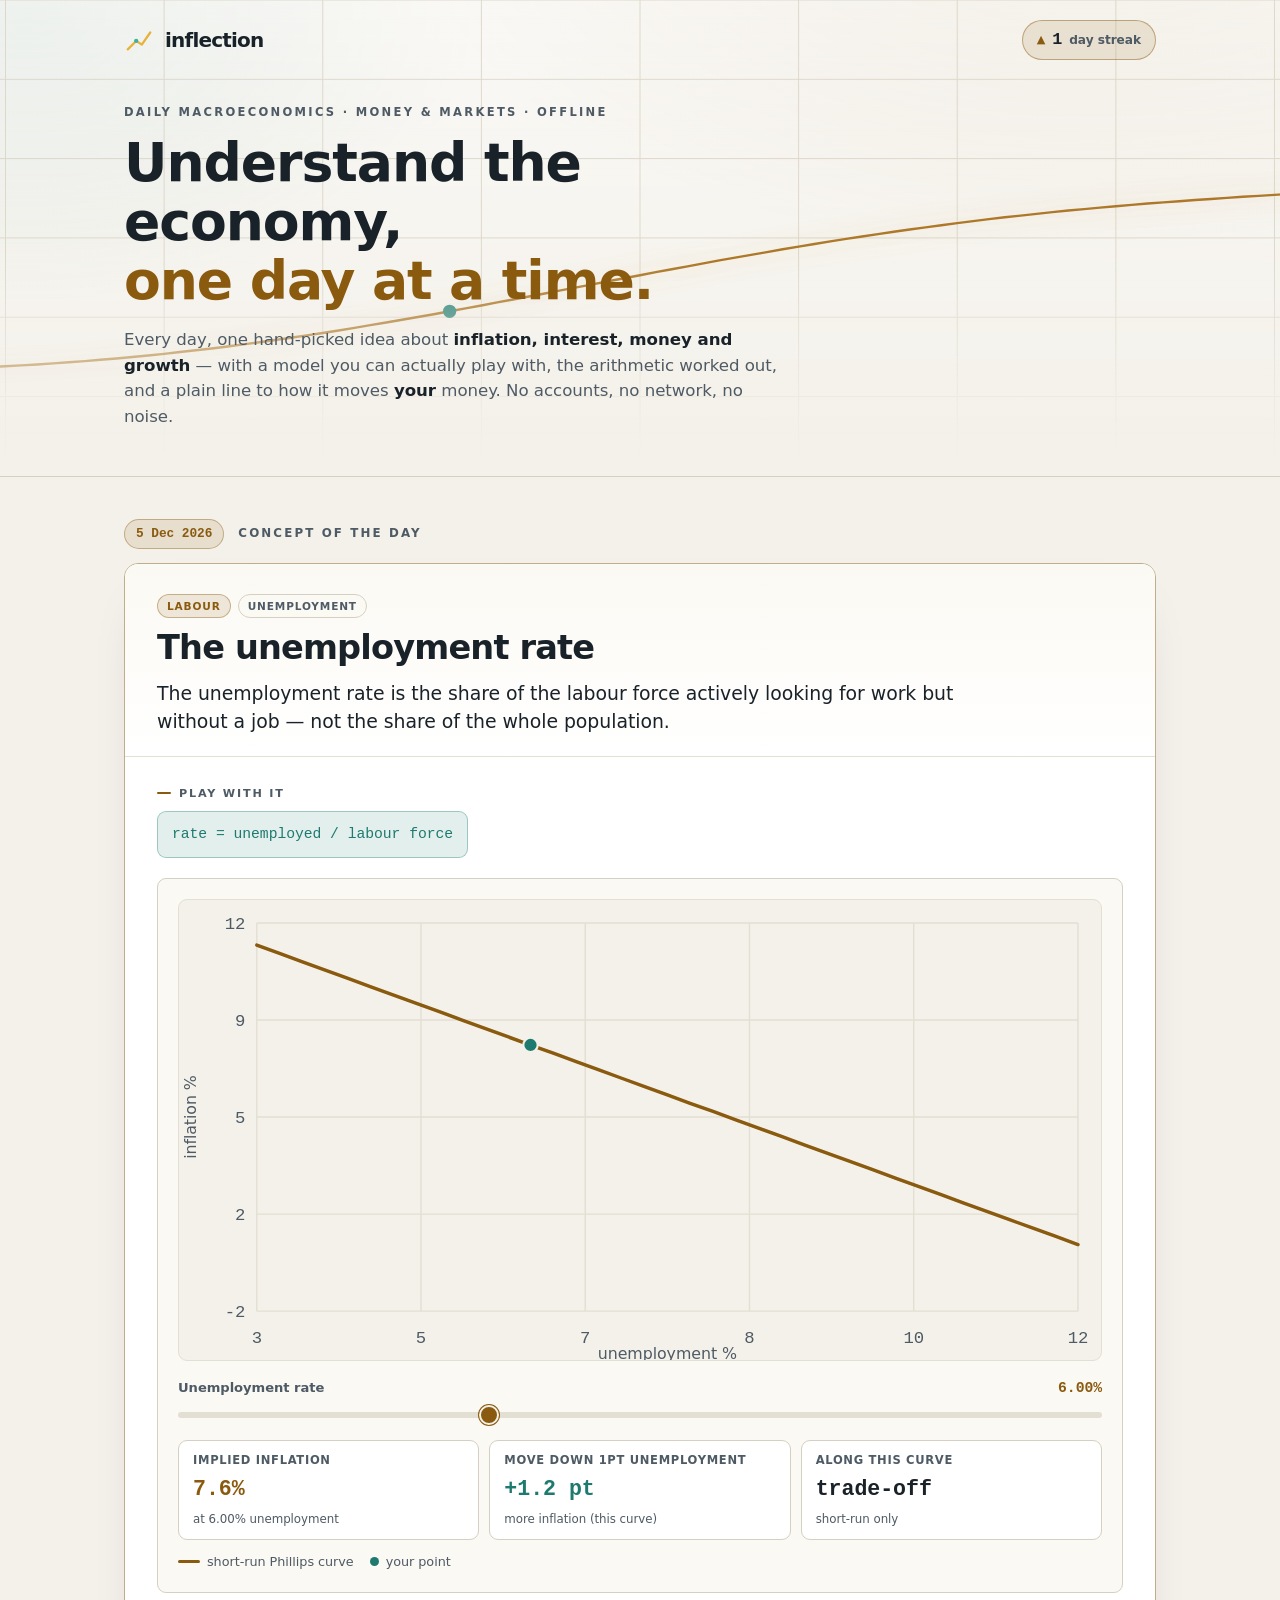
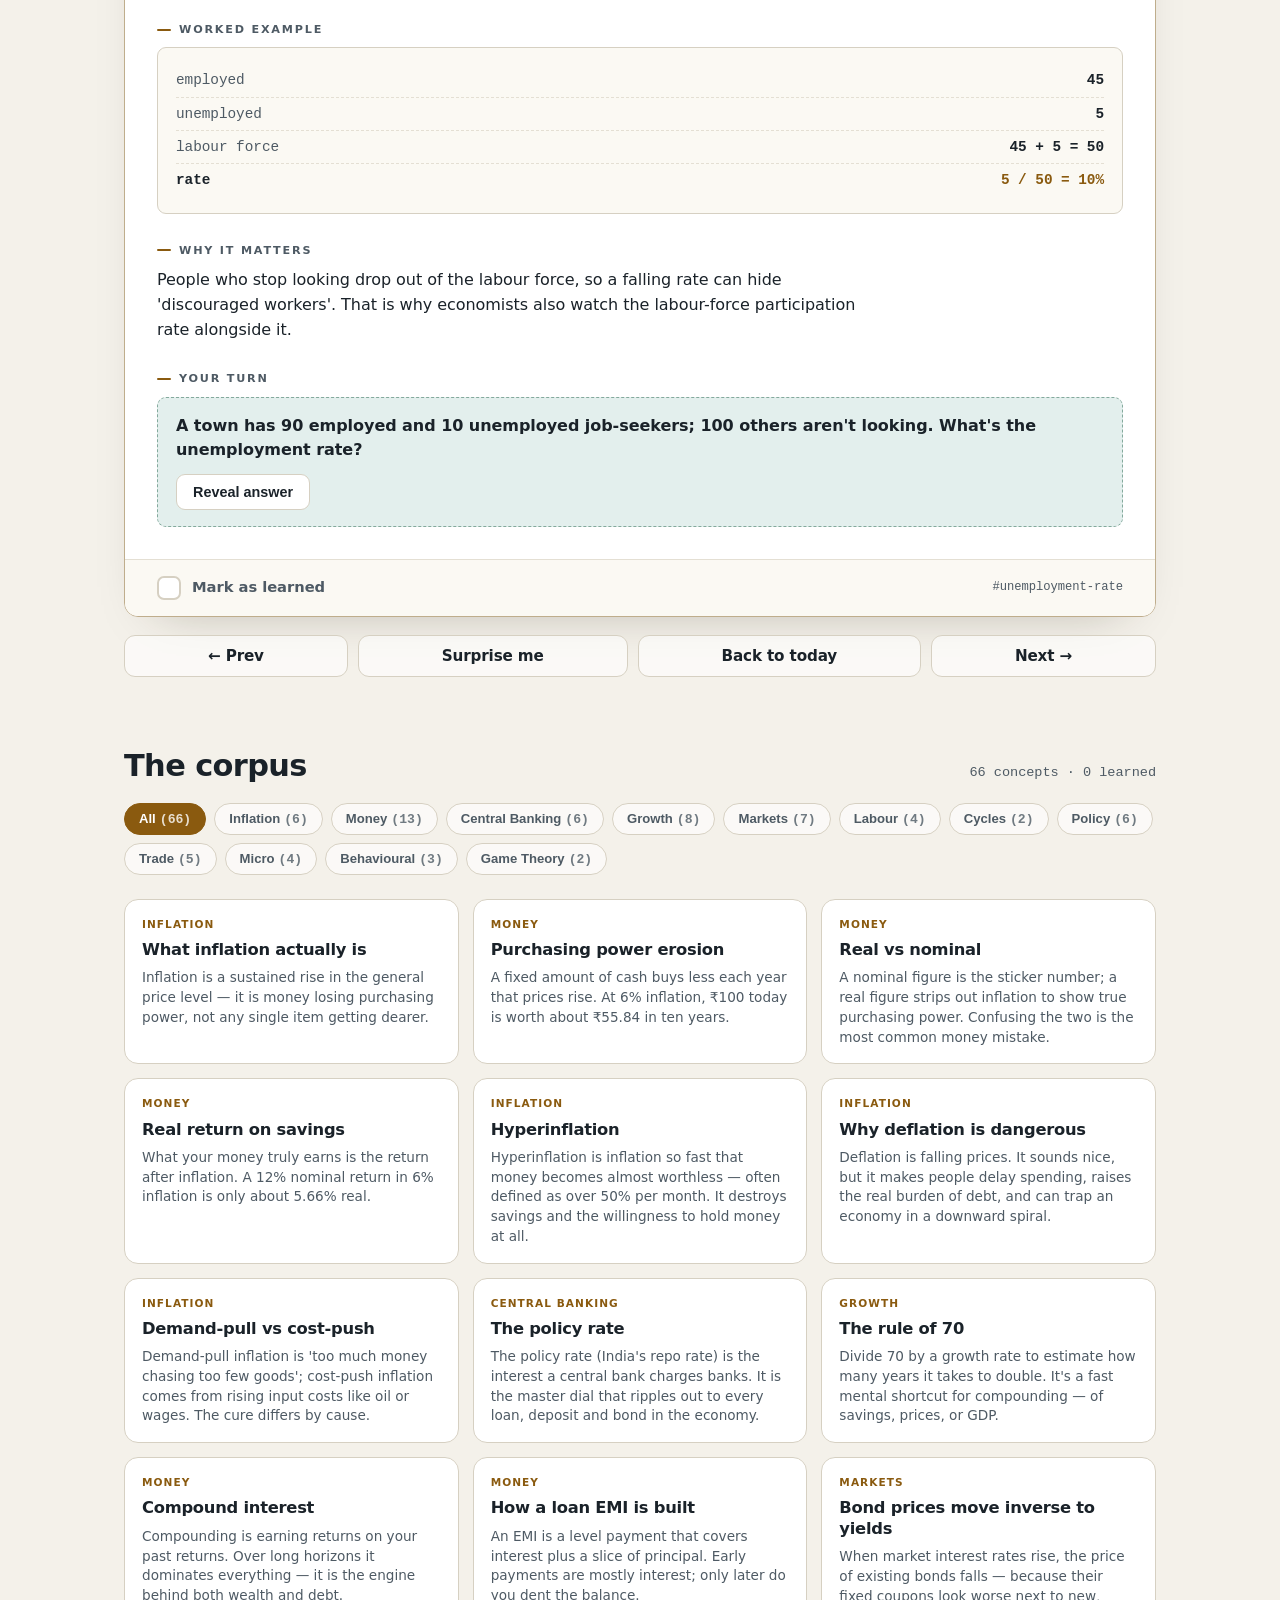
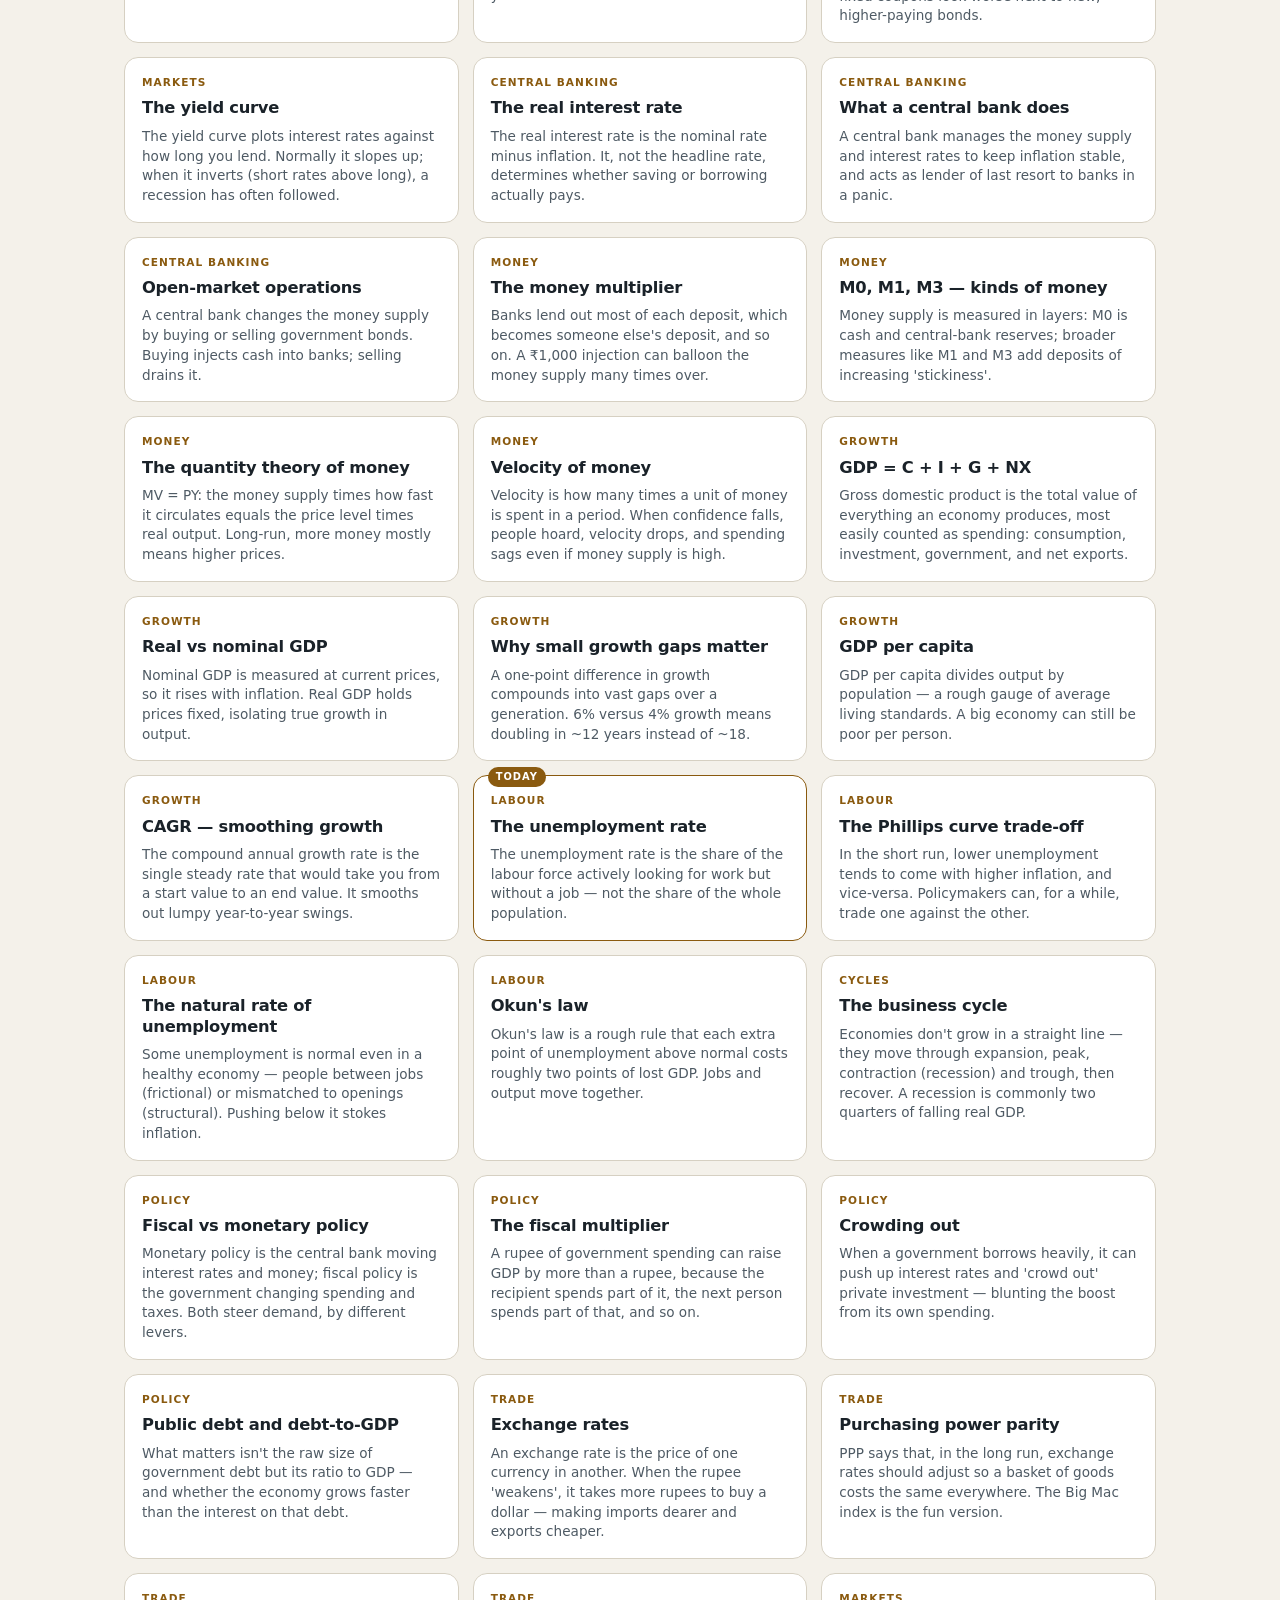
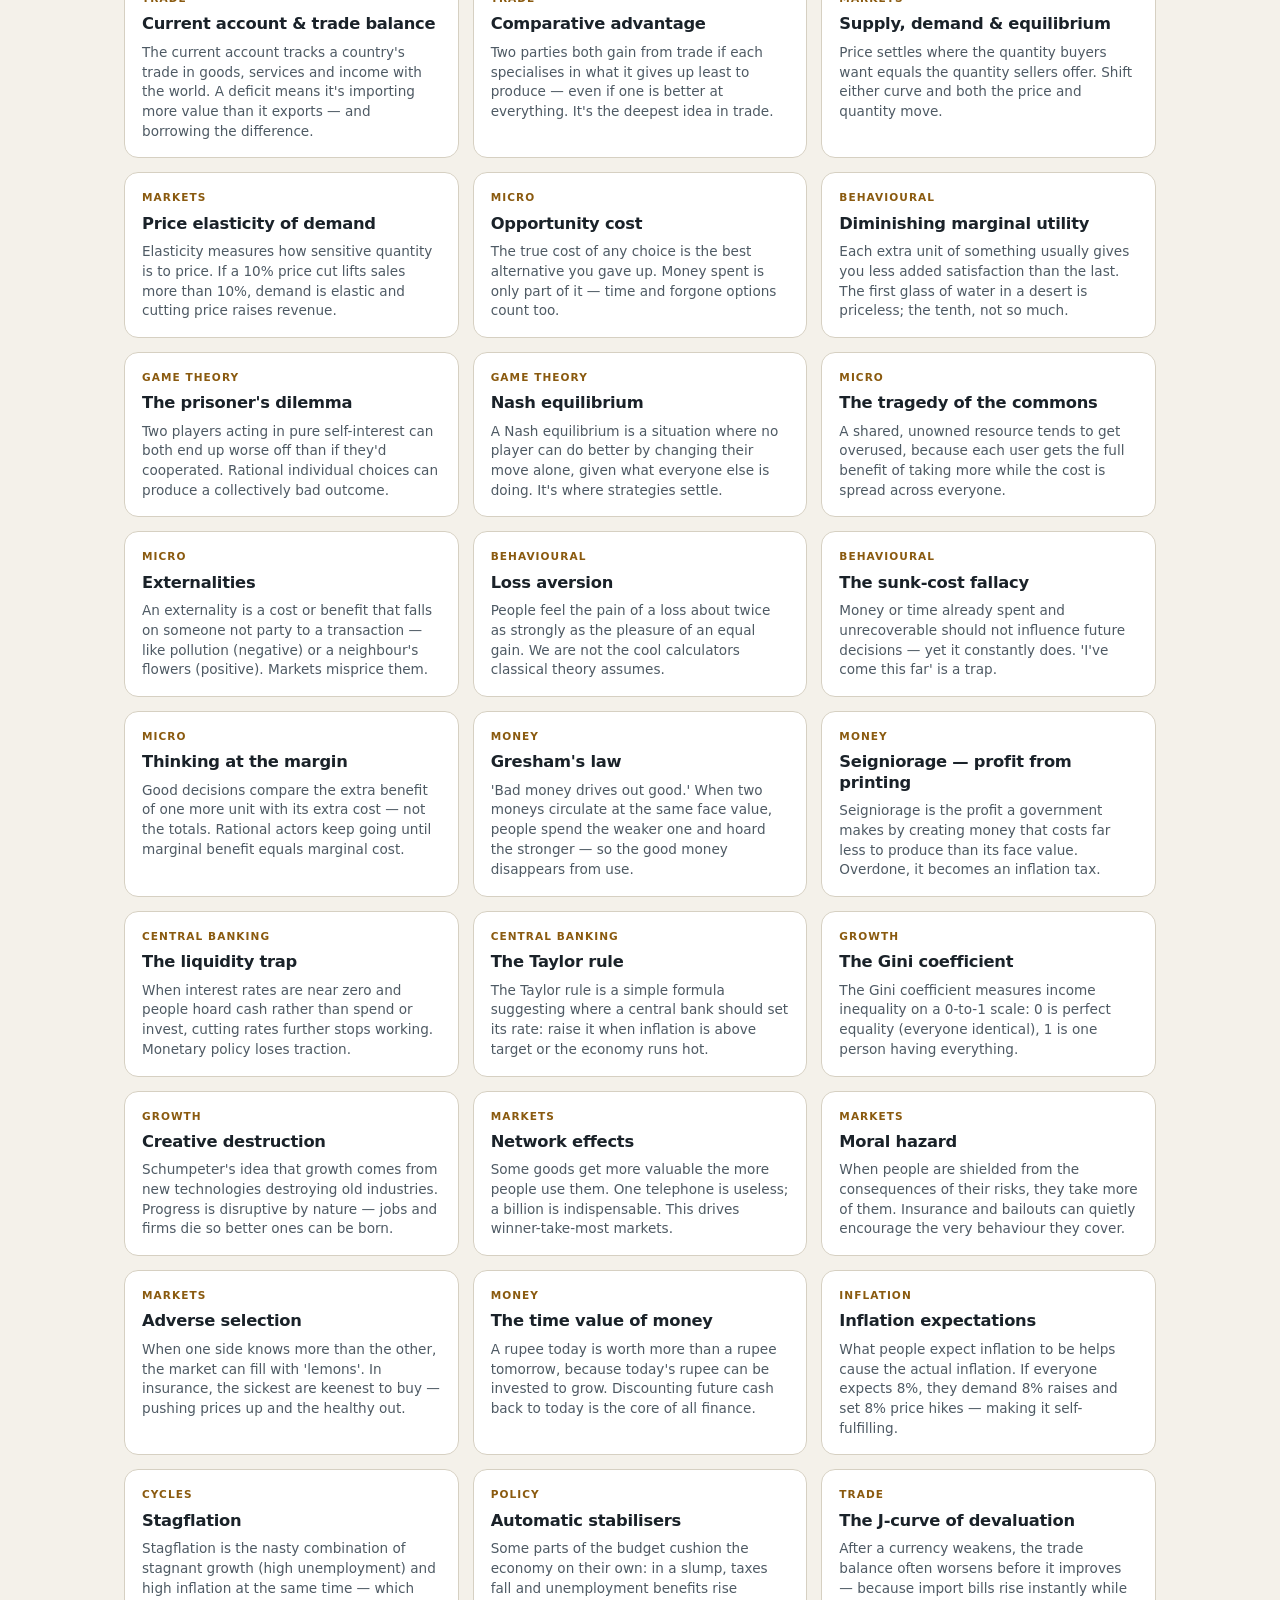
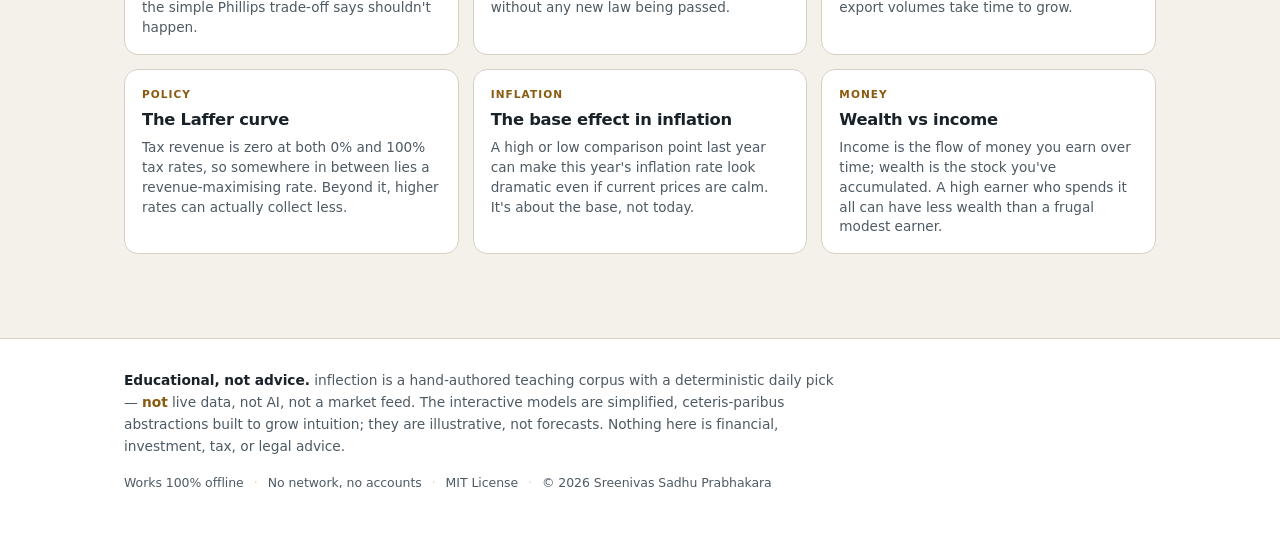
<file: index.html>
<!doctype html>
<html lang="en">
<head>
  <meta charset="utf-8">
  <meta name="viewport" content="width=device-width, initial-scale=1">
  <meta http-equiv="Content-Security-Policy" content="default-src 'self'; connect-src 'none'; img-src 'self' data:; base-uri 'none'; form-action 'none'; frame-ancestors 'none'; object-src 'none'">
  <title>inflection — understand the economy, one day at a time</title>
  <meta name="description" content="A daily macroeconomics sensei: one hand-picked concept a day — inflation, interest, money supply, GDP — with an interactive model, a worked example, and how it hits your own money. Private, offline, ad-free.">
  <meta name="color-scheme" content="dark light">
  <link rel="canonical" href="https://sreenivas-sadhu-prabhakara.github.io/inflection/">
  <meta name="robots" content="index, follow, max-image-preview:large">
  <meta name="author" content="Sreenivas Sadhu Prabhakara">
  <meta name="keywords" content="macroeconomics, inflation, interest rates, money supply, money multiplier, central bank, GDP, unemployment, Phillips curve, real vs nominal, rule of 70, purchasing power, learn economics, economics daily">
  <meta name="theme-color" content="#0C1116" media="(prefers-color-scheme: dark)">
  <meta name="theme-color" content="#F4F1EA" media="(prefers-color-scheme: light)">

  <!-- Open Graph -->
  <meta property="og:type" content="website">
  <meta property="og:site_name" content="inflection">
  <meta property="og:title" content="inflection — understand the economy, one day at a time">
  <meta property="og:description" content="A daily macroeconomics sensei: one hand-picked concept a day, with an interactive model you can play with and a worked example. Private, offline, ad-free.">
  <meta property="og:url" content="https://sreenivas-sadhu-prabhakara.github.io/inflection/">
  <meta property="og:locale" content="en_US">
  <meta property="og:image" content="https://sreenivas-sadhu-prabhakara.github.io/inflection/og-image.png">
  <meta property="og:image:width" content="1200">
  <meta property="og:image:height" content="630">
  <meta property="og:image:alt" content="inflection — understand the economy, one day at a time">

  <!-- Twitter -->
  <meta name="twitter:card" content="summary_large_image">
  <meta name="twitter:title" content="inflection — understand the economy, one day at a time">
  <meta name="twitter:description" content="A daily macroeconomics sensei: one hand-picked concept a day, with an interactive model and a worked example. Private, offline, ad-free.">
  <meta name="twitter:image" content="https://sreenivas-sadhu-prabhakara.github.io/inflection/og-image.png">
  <meta name="twitter:image:alt" content="inflection — understand the economy, one day at a time">

  <link rel="stylesheet" href="styles.css">
  <link rel="icon" href="favicon.svg" type="image/svg+xml">
  <link rel="apple-touch-icon" href="apple-touch-icon.png">
  <link rel="manifest" href="manifest.webmanifest">

  <!-- Structured data (data block; not affected by script-src) -->
  <script type="application/ld+json">
  {
    "@context": "https://schema.org",
    "@type": "WebApplication",
    "name": "inflection",
    "description": "A daily macroeconomics learning app. Each calendar day it surfaces one hand-authored concept — inflation, interest rates, money supply, GDP, unemployment, and more — with an interactive teaching model, a worked numeric example, and a bridge to your own money. Runs fully offline; nothing is transmitted.",
    "url": "https://sreenivas-sadhu-prabhakara.github.io/inflection/",
    "applicationCategory": "EducationalApplication",
    "operatingSystem": "Any (modern web browser)",
    "browserRequirements": "Requires a modern web browser with JavaScript enabled.",
    "isAccessibleForFree": true,
    "offers": { "@type": "Offer", "price": "0", "priceCurrency": "USD" },
    "license": "https://opensource.org/licenses/MIT",
    "author": { "@type": "Person", "name": "Sreenivas Sadhu Prabhakara" },
    "softwareVersion": "0.1.0",
    "featureList": [
      "A date-seeded concept of the day, the same for everyone on a given date",
      "Interactive teaching models with keyboard-operable sliders and live readouts",
      "A worked numeric example with the arithmetic shown for every concept",
      "A learning streak and a mark-as-learned tracker kept only on your device",
      "Browse, filter by area, and shuffle a curated corpus of macro & money concepts",
      "Runs 100% offline with no accounts and no network calls"
    ]
  }
  </script>
  <script type="application/ld+json">
  {
    "@context": "https://schema.org",
    "@type": "FAQPage",
    "mainEntity": [
      {
        "@type": "Question",
        "name": "Is inflection free & offline?",
        "acceptedAnswer": {
          "@type": "Answer",
          "text": "Yes. inflection is free, has no ads or accounts, and runs entirely in your browser. A strict Content-Security-Policy blocks every network request, so once the page has loaded it keeps working with no internet at all. Your streak and learned concepts are saved only in your browser's local storage."
        }
      },
      {
        "@type": "Question",
        "name": "Does inflection use live data or AI?",
        "acceptedAnswer": {
          "@type": "Answer",
          "text": "No. The concepts are a hand-authored, curated corpus, and the daily pick is chosen by a deterministic date-seed — the same concept shows for everyone on a given calendar date. There is no live market data, no server, and no AI generating text at runtime. The interactive models are simplified teaching abstractions, not live simulations or forecasts."
        }
      },
      {
        "@type": "Question",
        "name": "Is any of this financial advice?",
        "acceptedAnswer": {
          "@type": "Answer",
          "text": "No. inflection is an educational tool. Every model is a simplified, ceteris-paribus abstraction meant to build intuition, and none of the worked examples are recommendations. Nothing here is financial, investment, tax, or legal advice — consult a qualified professional before making money decisions."
        }
      }
    ]
  }
  </script>
</head>
<body>
  <a class="skip-link" href="#today">Skip to today's concept</a>

  <!-- ============ HEADER ============ -->
  <header class="masthead" id="top">
    <div class="masthead__grid" aria-hidden="true">
      <svg class="plot" viewBox="0 0 1440 360" preserveAspectRatio="xMidYMid slice" role="presentation">
        <g class="plot__grid"></g>
        <path class="plot__curve" d=""></path>
        <circle class="plot__dot" r="5"></circle>
      </svg>
    </div>

    <div class="masthead__inner">
      <div class="brand">
        <svg class="brand__mark" viewBox="0 0 32 32" aria-hidden="true">
          <path d="M4 26 L13 17 L19 21 L28 8" fill="none" stroke="#E8B23A" stroke-width="2.4" stroke-linecap="round" stroke-linejoin="round"/>
          <circle cx="13" cy="17" r="2.3" fill="#3FB0A0"/>
        </svg>
        <span class="brand__name">inflection</span>
      </div>

      <div class="streak" id="streakBadge" aria-live="polite">
        <span class="streak__flame" aria-hidden="true">▲</span>
        <span class="streak__count" id="streakCount">0</span>
        <span class="streak__label">day streak</span>
      </div>
    </div>

    <div class="masthead__tag">
      <p class="eyebrow">Daily macroeconomics &middot; money &amp; markets &middot; offline</p>
      <h1 class="masthead__title">Understand the economy,<br><span class="masthead__accent">one day at a time.</span></h1>
      <p class="masthead__lede">
        Every day, one hand-picked idea about <em>inflation, interest, money and growth</em> —
        with a model you can actually play with, the arithmetic worked out, and a plain line to
        how it moves <em>your</em> money. No accounts, no network, no noise.
      </p>
    </div>
  </header>

  <main>
    <!-- ============ TODAY (hero concept) ============ -->
    <section class="today" id="today" aria-labelledby="todayHeading">
      <div class="today__inner">
        <div class="today__ribbon">
          <span class="today__date" id="todayDate">Today</span>
          <h2 class="today__kicker" id="todayHeading">Concept of the day</h2>
        </div>
        <article class="concept concept--hero" id="conceptCard" aria-live="polite"></article>

        <nav class="deck" aria-label="Browse concepts">
          <button type="button" class="btn btn--ghost" id="prevBtn">&larr; Prev</button>
          <button type="button" class="btn btn--ghost" id="shuffleBtn">Surprise me</button>
          <button type="button" class="btn btn--ghost" id="todayBtn">Back to today</button>
          <button type="button" class="btn btn--ghost" id="nextBtn">Next &rarr;</button>
        </nav>
      </div>
    </section>

    <!-- ============ LIBRARY ============ -->
    <section class="library" id="library" aria-labelledby="libHeading">
      <div class="library__head">
        <h2 class="library__title" id="libHeading">The corpus</h2>
        <p class="library__meta" id="libMeta"></p>
      </div>

      <div class="filters" id="filters" role="group" aria-label="Filter by area"></div>

      <ul class="grid" id="conceptGrid" aria-label="All concepts"></ul>
    </section>
  </main>

  <!-- ============ FOOTER ============ -->
  <footer class="foot">
    <div class="foot__inner">
      <p class="foot__disclaimer">
        <strong>Educational, not advice.</strong> inflection is a hand-authored teaching corpus with a
        deterministic daily pick — <em>not</em> live data, not AI, not a market feed. The interactive
        models are simplified, ceteris-paribus abstractions built to grow intuition; they are illustrative,
        not forecasts. Nothing here is financial, investment, tax, or legal advice.
      </p>
      <p class="foot__meta">
        <span>Works 100% offline</span><span class="foot__dot">&middot;</span>
        <span>No network, no accounts</span><span class="foot__dot">&middot;</span>
        <span>MIT&nbsp;License</span><span class="foot__dot">&middot;</span>
        <span>&copy; 2026 Sreenivas&nbsp;Sadhu&nbsp;Prabhakara</span>
      </p>
    </div>
  </footer>

  <script src="app.js" defer></script>
</body>
</html>
</file>
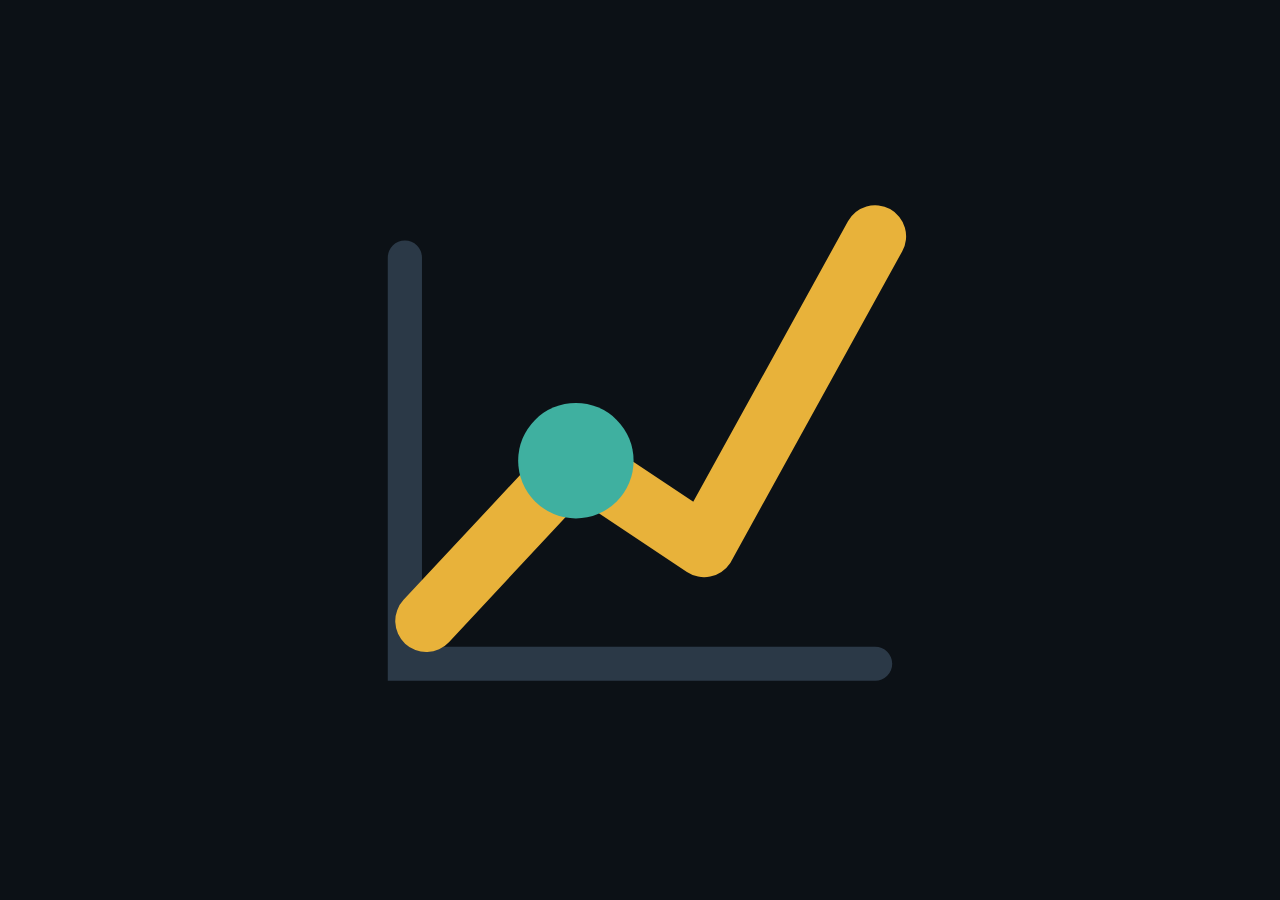
<file: assets/icon.html>
<!doctype html>
<html lang="en">
<head>
<meta charset="utf-8">
<style>
  * { box-sizing: border-box; margin: 0; padding: 0; }
  html, body { width: 100%; height: 100%; overflow: hidden; background: #0C1116; }
  body { display: grid; place-items: center; }
  /* 12% safe padding on each side -> mark fills the middle 76vmin */
  .mark { width: 76vmin; height: 76vmin; display: block; }
</style>
</head>
<body>
  <svg class="mark" viewBox="0 0 32 32" aria-hidden="true">
    <path d="M5 7 V26 H27" fill="none" stroke="#2B3947" stroke-width="1.6" stroke-linecap="round"/>
    <path d="M6 24 L13 16.5 L19 20.5 L27 6" fill="none" stroke="#E8B23A" stroke-width="2.9" stroke-linecap="round" stroke-linejoin="round"/>
    <circle cx="13" cy="16.5" r="2.7" fill="#3FB0A0"/>
  </svg>
</body>
</html>
</file>
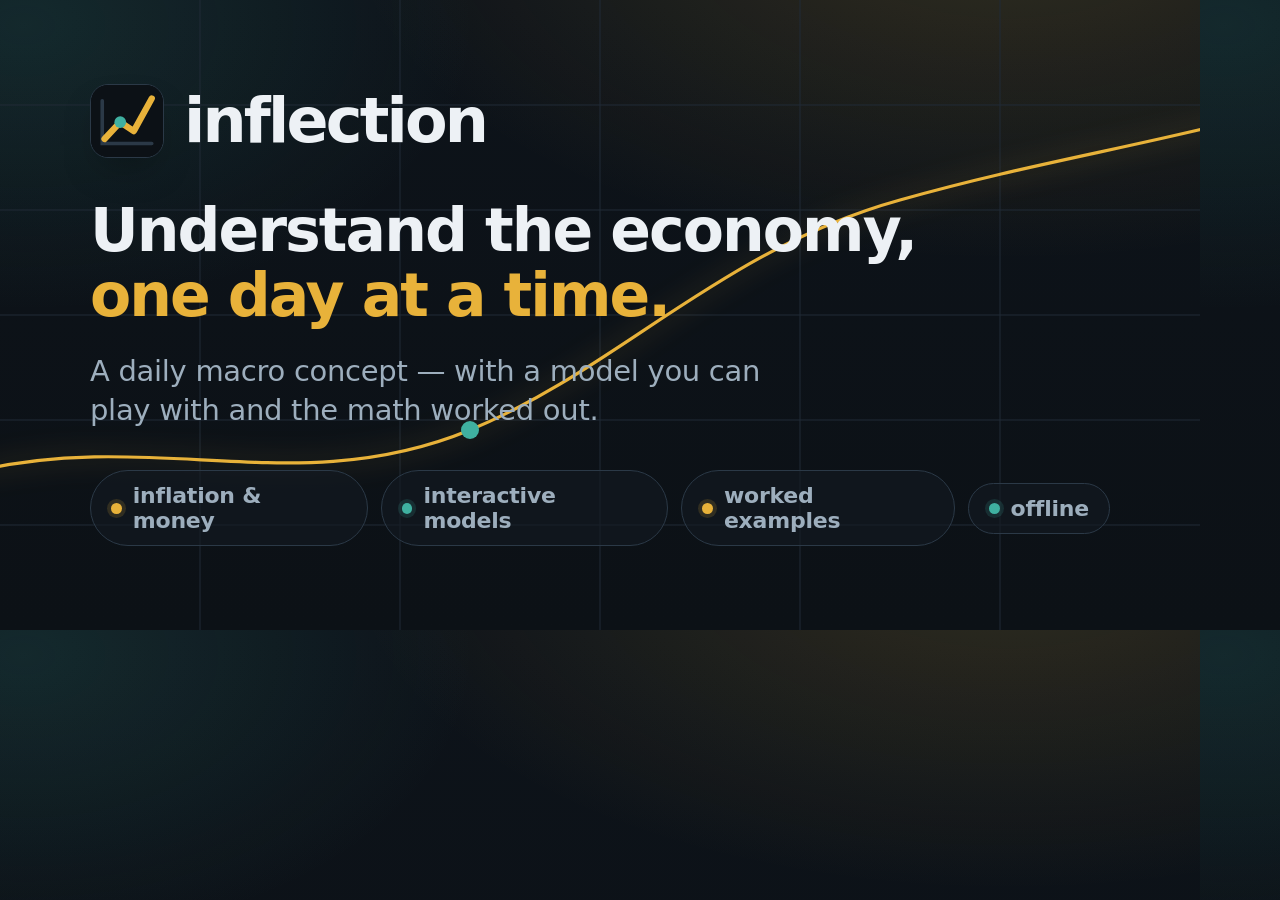
<file: assets/og.html>
<!doctype html>
<html lang="en">
<head>
<meta charset="utf-8">
<style>
  :root {
    --ink:    #0C1116;
    --panel:  #131A22;
    --grid:   #202B36;
    --line:   #2B3947;
    --paper:  #EDF1F5;
    --mute:   #9DAEBD;
    --amber:  #E8B23A;
    --teal:   #3FB0A0;
    --sans: system-ui, -apple-system, "Segoe UI", Roboto, "Helvetica Neue", Arial, sans-serif;
    --mono: ui-monospace, "SF Mono", Menlo, Consolas, monospace;
  }
  * { box-sizing: border-box; margin: 0; padding: 0; }
  html, body { width: 1200px; height: 630px; overflow: hidden; }
  body {
    position: relative;
    background:
      radial-gradient(1100px 560px at 84% -12%, rgba(232,178,58,0.16), transparent 60%),
      radial-gradient(820px 520px at 2% 4%, rgba(63,176,160,0.14), transparent 55%),
      linear-gradient(180deg, #0d131a 0%, #0C1116 100%);
    font-family: var(--sans);
    color: var(--paper);
    -webkit-font-smoothing: antialiased;
  }

  /* plotted-grid signature */
  .plot { position: absolute; inset: 0; width: 1200px; height: 630px; }
  .plot .grid line { stroke: var(--grid); stroke-width: 1; }
  .plot .curve {
    fill: none; stroke: var(--amber); stroke-width: 3.2; stroke-linecap: round; stroke-linejoin: round;
    filter: drop-shadow(0 0 14px rgba(232,178,58,0.45));
  }
  .plot .dot { fill: var(--teal); }

  .frame {
    position: absolute; inset: 0;
    padding: 84px 90px;
    display: flex; flex-direction: column; justify-content: space-between;
  }
  .brand { display: flex; align-items: center; gap: 20px; }
  .mark {
    width: 74px; height: 74px; border-radius: 18px;
    background: var(--ink); border: 1px solid var(--line);
    box-shadow: 0 18px 44px -22px rgba(0,0,0,0.8);
  }
  .wordmark { font-size: 62px; font-weight: 800; letter-spacing: -0.045em; line-height: 1; }

  .headline { max-width: 940px; }
  .headline h1 {
    font-size: 60px; font-weight: 800; letter-spacing: -0.032em; line-height: 1.08;
  }
  .headline .accent { color: var(--amber); }
  .headline p {
    margin-top: 24px;
    font-size: 29px; font-weight: 500; letter-spacing: -0.01em;
    color: var(--mute); line-height: 1.35; max-width: 38ch;
  }

  .chips { display: flex; align-items: center; gap: 13px; }
  .chip {
    display: inline-flex; align-items: center; gap: 11px;
    padding: 12px 20px;
    border: 1px solid var(--line); border-radius: 999px;
    background: rgba(19,26,34,0.6);
    font-size: 22px; font-weight: 600; letter-spacing: -0.01em; color: var(--mute);
  }
  .chip .dot { width: 11px; height: 11px; border-radius: 50%; }
  .chip .dot--amber { background: var(--amber); box-shadow: 0 0 0 4px rgba(232,178,58,0.15); }
  .chip .dot--teal  { background: var(--teal);  box-shadow: 0 0 0 4px rgba(63,176,160,0.16); }
</style>
</head>
<body>
  <svg class="plot" viewBox="0 0 1200 630" preserveAspectRatio="none" aria-hidden="true">
    <g class="grid">
      <line x1="0"    y1="105" x2="1200" y2="105"/>
      <line x1="0"    y1="210" x2="1200" y2="210"/>
      <line x1="0"    y1="315" x2="1200" y2="315"/>
      <line x1="0"    y1="420" x2="1200" y2="420"/>
      <line x1="0"    y1="525" x2="1200" y2="525"/>
      <line x1="200"  y1="0"   x2="200"  y2="630"/>
      <line x1="400"  y1="0"   x2="400"  y2="630"/>
      <line x1="600"  y1="0"   x2="600"  y2="630"/>
      <line x1="800"  y1="0"   x2="800"  y2="630"/>
      <line x1="1000" y1="0"   x2="1000" y2="630"/>
    </g>
    <path class="curve" d="M-20 470 C 160 430, 300 500, 470 430 C 620 368, 720 250, 900 200 C 1020 166, 1120 150, 1240 120"/>
    <circle class="dot" cx="470" cy="430" r="9"/>
  </svg>

  <div class="frame">
    <div class="brand">
      <svg class="mark" viewBox="0 0 32 32" aria-hidden="true">
        <rect width="32" height="32" rx="7" fill="#0C1116"/>
        <path d="M5 7 V26 H27" fill="none" stroke="#2B3947" stroke-width="1.6" stroke-linecap="round"/>
        <path d="M6 24 L13 16.5 L19 20.5 L27 6" fill="none" stroke="#E8B23A" stroke-width="2.8" stroke-linecap="round" stroke-linejoin="round"/>
        <circle cx="13" cy="16.5" r="2.6" fill="#3FB0A0"/>
      </svg>
      <span class="wordmark">inflection</span>
    </div>

    <div class="headline">
      <h1>Understand the economy,<br><span class="accent">one day at a time.</span></h1>
      <p>A daily macro concept — with a model you can play with and the math worked out.</p>
    </div>

    <div class="chips">
      <span class="chip"><span class="dot dot--amber"></span>inflation &amp; money</span>
      <span class="chip"><span class="dot dot--teal"></span>interactive models</span>
      <span class="chip"><span class="dot dot--amber"></span>worked examples</span>
      <span class="chip"><span class="dot dot--teal"></span>offline</span>
    </div>
  </div>
</body>
</html>
</file>
<file: styles.css>
/* ============================================================
   inflection — plotted-curve macro sensei.
   Ink slate base · one confident amber signal · teal data-pair.
   Dark is the primary scheme; a full light scheme mirrors it.
   ============================================================ */

:root {
  /* dark (default) */
  --ink:      #0C1116;   /* page base */
  --panel:    #131A22;   /* card base */
  --panel2:   #18212B;   /* raised */
  --grid:     #202B36;   /* gridlines / hairlines */
  --line:     #2B3947;   /* borders */
  --paper:    #EDF1F5;   /* primary text */
  --mute:     #9DAEBD;   /* secondary text (>= 4.5:1 on --ink) */
  --faint:    #6E7F8E;   /* tertiary text, large only */

  --amber:    #E8B23A;   /* THE signal accent */
  --amber-in: #2A1E05;   /* text on amber */
  --teal:     #3FB0A0;   /* secondary data series (real vs nominal) */
  --rose:     #E8785B;   /* shocks / losses / erosion */

  --amber-dim: rgba(232, 178, 58, 0.14);
  --teal-dim:  rgba(63, 176, 160, 0.15);
  --rose-dim:  rgba(232, 120, 91, 0.15);

  --sans: system-ui, -apple-system, "Segoe UI", Roboto, "Helvetica Neue", Arial, sans-serif;
  --mono: ui-monospace, "SF Mono", "Cascadia Mono", Menlo, Consolas, "Liberation Mono", monospace;

  --radius: 14px;
  --radius-sm: 9px;
  --shadow: 0 22px 50px -30px rgba(0,0,0,0.85);
  --wrap: 1120px;
  --ease: cubic-bezier(0.22, 0.61, 0.36, 1);

  --plot-stroke: #2B3947;
  --plot-curve: #E8B23A;
  --plot-teal: #3FB0A0;
}

@media (prefers-color-scheme: light) {
  :root {
    --ink:      #F4F1EA;
    --panel:    #FFFFFF;
    --panel2:   #FBF9F3;
    --grid:     #E4DFD3;
    --line:     #D6D0C2;
    --paper:    #1A2229;   /* ~13:1 on paper */
    --mute:     #4E5A64;   /* >= 4.5:1 on light panels */
    --faint:    #6C7883;

    --amber:    #8A5A0F;   /* darkened to AA on white for small text + button */
    --amber-in: #FFFFFF;
    --teal:     #1E7A6E;   /* darkened for AA */
    --rose:     #C1492C;

    --amber-dim: rgba(138, 90, 15, 0.12);
    --teal-dim:  rgba(30, 122, 110, 0.12);
    --rose-dim:  rgba(193, 73, 44, 0.11);

    --shadow: 0 22px 50px -34px rgba(40,32,12,0.35);

    --plot-stroke: #DBD5C7;
    --plot-curve: #A56B12;
    --plot-teal: #1E7A6E;
  }
}

* { box-sizing: border-box; }
html { -webkit-text-size-adjust: 100%; scroll-behavior: smooth; }

body {
  margin: 0;
  background: var(--ink);
  color: var(--paper);
  font-family: var(--sans);
  font-size: 16px;
  line-height: 1.55;
  letter-spacing: -0.003em;
  font-variant-numeric: tabular-nums;
  -webkit-font-smoothing: antialiased;
  text-rendering: optimizeLegibility;
}

body::before {
  content: "";
  position: fixed;
  inset: 0;
  z-index: -1;
  background:
    radial-gradient(1100px 560px at 85% -10%, var(--amber-dim), transparent 62%),
    radial-gradient(820px 520px at 2% 2%, var(--teal-dim), transparent 55%);
  pointer-events: none;
}

h1, h2, h3, h4 { margin: 0; font-weight: 700; letter-spacing: -0.02em; line-height: 1.1; }
p { margin: 0; }
em { font-style: normal; color: var(--paper); font-weight: 600; }
ul { list-style: none; margin: 0; padding: 0; }

.eyebrow {
  font-size: 0.72rem;
  text-transform: uppercase;
  letter-spacing: 0.2em;
  color: var(--mute);
  font-weight: 600;
}

.skip-link {
  position: absolute; left: 12px; top: -60px;
  background: var(--amber); color: var(--amber-in);
  padding: 10px 16px; border-radius: 10px; font-weight: 700;
  z-index: 60; transition: top 0.18s var(--ease); text-decoration: none;
}
.skip-link:focus { top: 12px; }

a:focus-visible,
button:focus-visible,
input:focus-visible,
select:focus-visible,
[tabindex]:focus-visible {
  outline: 3px solid var(--amber);
  outline-offset: 2px;
  border-radius: 6px;
}

/* ============================================================
   MASTHEAD + plotted-curve signature
   ============================================================ */
.masthead {
  position: relative;
  overflow: hidden;
  border-bottom: 1px solid var(--line);
  background: linear-gradient(180deg, color-mix(in srgb, var(--panel) 55%, transparent) 0%, transparent 100%);
}
.masthead__grid {
  position: absolute; inset: 0; z-index: 0;
  mask-image: linear-gradient(180deg, #000 0%, #000 55%, transparent 96%);
  -webkit-mask-image: linear-gradient(180deg, #000 0%, #000 55%, transparent 96%);
  opacity: 0.9;
}
.plot { width: 100%; height: 100%; display: block; }
.plot__grid line { stroke: var(--plot-stroke); stroke-width: 1; vector-effect: non-scaling-stroke; }
.plot__curve {
  fill: none;
  stroke: var(--plot-curve);
  stroke-width: 2.4;
  vector-effect: non-scaling-stroke;
  filter: drop-shadow(0 0 10px color-mix(in srgb, var(--plot-curve) 40%, transparent));
}
.plot__dot { fill: var(--plot-teal); }

.masthead__inner {
  position: relative; z-index: 1;
  max-width: var(--wrap);
  margin: 0 auto;
  padding: 20px clamp(20px, 5vw, 44px) 0;
  display: flex; align-items: center; justify-content: space-between; gap: 16px;
}
.brand { display: flex; align-items: center; gap: 11px; }
.brand__mark { width: 30px; height: 30px; }
.brand__name {
  font-size: 1.25rem; font-weight: 800; letter-spacing: -0.04em;
}
.streak {
  display: inline-flex; align-items: baseline; gap: 7px;
  background: var(--amber-dim);
  border: 1px solid color-mix(in srgb, var(--amber) 45%, transparent);
  border-radius: 999px;
  padding: 6px 14px;
}
.streak__flame { color: var(--amber); font-size: 0.7rem; align-self: center; }
.streak__count { font-family: var(--mono); font-weight: 700; font-size: 1.05rem; color: var(--paper); }
.streak__label { font-size: 0.76rem; color: var(--mute); font-weight: 600; }

.masthead__tag {
  position: relative; z-index: 1;
  max-width: var(--wrap);
  margin: 0 auto;
  padding: clamp(26px, 4vw, 44px) clamp(20px, 5vw, 44px) clamp(30px, 4vw, 46px);
}
.masthead__title {
  font-size: clamp(2rem, 5.2vw, 3.35rem);
  margin: 12px 0 0;
  max-width: 20ch;
}
.masthead__accent { color: var(--amber); }
.masthead__lede {
  margin-top: 16px;
  max-width: 62ch;
  color: var(--mute);
  font-size: clamp(0.98rem, 1.3vw, 1.1rem);
}
.masthead__lede em { color: var(--paper); }

/* ============================================================
   BUTTONS
   ============================================================ */
.btn {
  font-family: var(--sans);
  font-weight: 700;
  font-size: 0.95rem;
  letter-spacing: -0.01em;
  border-radius: 11px;
  cursor: pointer;
  border: 1px solid transparent;
  padding: 11px 20px;
  color: var(--paper);
  transition: transform 0.12s var(--ease), background 0.16s var(--ease), border-color 0.16s var(--ease);
}
.btn:active { transform: translateY(1px); }
.btn--primary {
  background: var(--amber);
  color: var(--amber-in);
  box-shadow: 0 12px 30px -14px color-mix(in srgb, var(--amber) 70%, transparent);
}
.btn--primary:hover { filter: brightness(1.06); }
.btn--ghost {
  background: color-mix(in srgb, var(--panel) 60%, transparent);
  border-color: var(--line);
}
.btn--ghost:hover { border-color: var(--mute); background: var(--panel2); }

/* ============================================================
   TODAY
   ============================================================ */
.today__inner {
  max-width: var(--wrap);
  margin: 0 auto;
  padding: clamp(26px, 4vw, 42px) clamp(20px, 5vw, 44px) 0;
}
.today__ribbon {
  display: flex; align-items: baseline; gap: 14px; flex-wrap: wrap;
  margin-bottom: 14px;
}
.today__date {
  font-family: var(--mono);
  font-size: 0.8rem;
  color: var(--amber);
  background: var(--amber-dim);
  border: 1px solid color-mix(in srgb, var(--amber) 40%, transparent);
  padding: 4px 11px; border-radius: 999px;
  font-weight: 600;
}
.today__kicker {
  font-size: 0.74rem; text-transform: uppercase; letter-spacing: 0.18em;
  color: var(--mute); font-weight: 700;
}

/* ============================================================
   CONCEPT CARD
   ============================================================ */
.concept {
  border: 1px solid var(--line);
  border-radius: var(--radius);
  background: var(--panel);
  box-shadow: var(--shadow);
  overflow: hidden;
}
.concept--hero { border-color: color-mix(in srgb, var(--amber) 30%, var(--line)); }

.concept__head {
  padding: clamp(20px, 3vw, 30px) clamp(20px, 3vw, 32px) clamp(14px, 2vw, 20px);
  border-bottom: 1px solid var(--grid);
  background: linear-gradient(180deg, var(--panel2), transparent);
}
.concept__tags { display: flex; flex-wrap: wrap; gap: 7px; margin-bottom: 12px; }
.tag {
  font-size: 0.66rem; font-weight: 700;
  text-transform: uppercase; letter-spacing: 0.08em;
  padding: 3px 9px; border-radius: 999px;
  border: 1px solid var(--line);
  color: var(--mute);
  background: color-mix(in srgb, var(--panel2) 70%, transparent);
}
.tag--area {
  color: var(--amber);
  background: var(--amber-dim);
  border-color: color-mix(in srgb, var(--amber) 40%, transparent);
}
.concept__title {
  font-size: clamp(1.5rem, 3vw, 2.1rem);
  letter-spacing: -0.025em;
}
.concept__big {
  margin-top: 12px;
  font-size: clamp(1.02rem, 1.5vw, 1.18rem);
  color: var(--paper);
  max-width: 68ch;
  line-height: 1.5;
}

.concept__body {
  padding: clamp(18px, 3vw, 28px) clamp(20px, 3vw, 32px) clamp(22px, 3vw, 32px);
  display: grid;
  gap: clamp(20px, 3vw, 28px);
}

/* section blocks inside a concept */
.block__label {
  font-size: 0.7rem; text-transform: uppercase; letter-spacing: 0.16em;
  color: var(--mute); font-weight: 700; margin-bottom: 9px;
  display: flex; align-items: center; gap: 8px;
}
.block__label::before {
  content: ""; width: 14px; height: 2px; background: var(--amber); border-radius: 2px;
}
.block__text { color: var(--paper); max-width: 70ch; line-height: 1.55; }
.block__text .num { font-family: var(--mono); color: var(--amber); font-weight: 600; }

/* worked example */
.worked {
  border: 1px solid var(--line);
  border-radius: var(--radius-sm);
  background: var(--panel2);
  padding: 16px 18px;
}
.worked__row {
  display: flex; justify-content: space-between; gap: 12px;
  font-family: var(--mono); font-size: 0.9rem;
  padding: 5px 0;
}
.worked__row + .worked__row { border-top: 1px dashed var(--grid); }
.worked__row .k { color: var(--mute); }
.worked__row .v { color: var(--paper); font-weight: 600; text-align: right; }
.worked__row--out .v { color: var(--amber); }
.worked__row--out .k { color: var(--paper); font-weight: 700; }

/* formula chip */
.formula {
  font-family: var(--mono);
  font-size: 0.92rem;
  color: var(--teal);
  background: var(--teal-dim);
  border: 1px solid color-mix(in srgb, var(--teal) 35%, transparent);
  border-radius: var(--radius-sm);
  padding: 11px 14px;
  display: inline-block;
  overflow-x: auto; max-width: 100%;
  white-space: nowrap;
}

/* ============================================================
   INTERACTIVE MODEL
   ============================================================ */
.model {
  border: 1px solid var(--line);
  border-radius: var(--radius-sm);
  background: var(--panel2);
  padding: clamp(14px, 2vw, 20px);
}
.model__chart {
  width: 100%;
  aspect-ratio: 16 / 8;
  min-height: 180px;
  border-radius: var(--radius-sm);
  background: var(--ink);
  border: 1px solid var(--grid);
  display: block;
}
.model__controls {
  margin-top: 16px;
  display: grid;
  gap: 14px;
  grid-template-columns: repeat(auto-fit, minmax(210px, 1fr));
}
.ctrl { display: flex; flex-direction: column; gap: 7px; min-width: 0; }
.ctrl__top { display: flex; justify-content: space-between; align-items: baseline; gap: 10px; }
.ctrl label { font-size: 0.82rem; font-weight: 600; color: var(--mute); }
.ctrl__val {
  font-family: var(--mono); font-size: 0.92rem; font-weight: 700;
  color: var(--amber); font-variant-numeric: tabular-nums;
}
.ctrl input[type=range] {
  -webkit-appearance: none; appearance: none;
  width: 100%; height: 6px; margin: 6px 0;
  background: var(--grid);
  border-radius: 999px;
  cursor: pointer;
}
.ctrl input[type=range]::-webkit-slider-thumb {
  -webkit-appearance: none; appearance: none;
  width: 20px; height: 20px; border-radius: 50%;
  background: var(--amber);
  border: 2px solid var(--ink);
  box-shadow: 0 0 0 1px var(--amber);
  cursor: pointer;
}
.ctrl input[type=range]::-moz-range-thumb {
  width: 20px; height: 20px; border-radius: 50%;
  background: var(--amber);
  border: 2px solid var(--ink);
  box-shadow: 0 0 0 1px var(--amber);
  cursor: pointer;
}
.ctrl input[type=range]:hover::-webkit-slider-thumb { filter: brightness(1.1); }

/* readout */
.readout {
  margin-top: 16px;
  display: flex; flex-wrap: wrap; gap: 10px;
}
.stat {
  flex: 1 1 150px;
  border: 1px solid var(--line);
  border-radius: var(--radius-sm);
  background: var(--panel);
  padding: 11px 14px;
}
.stat__k { font-size: 0.72rem; color: var(--mute); font-weight: 600; text-transform: uppercase; letter-spacing: 0.06em; }
.stat__v { font-family: var(--mono); font-size: 1.35rem; font-weight: 700; margin-top: 3px; font-variant-numeric: tabular-nums; }
.stat__v--amber { color: var(--amber); }
.stat__v--teal  { color: var(--teal); }
.stat__v--rose  { color: var(--rose); }
.stat__v--paper { color: var(--paper); }
.stat__note { font-size: 0.74rem; color: var(--mute); margin-top: 3px; }

/* legend (never color-only: always paired with a text label + swatch shape) */
.legend { display: flex; flex-wrap: wrap; gap: 8px 16px; margin-top: 12px; }
.legend__item { display: inline-flex; align-items: center; gap: 7px; font-size: 0.8rem; color: var(--mute); }
.legend__swatch { width: 22px; height: 3px; border-radius: 2px; flex: none; }
.legend__swatch--amber { background: var(--amber); }
.legend__swatch--teal  { background: var(--teal); }
.legend__swatch--rose  { background: var(--rose); border-radius: 2px; height: 0; border-top: 3px dashed var(--rose); }
.legend__swatch--dot { width: 9px; height: 9px; border-radius: 50%; }

/* ============================================================
   CHALLENGE
   ============================================================ */
.challenge {
  border: 1px dashed color-mix(in srgb, var(--teal) 45%, var(--line));
  border-radius: var(--radius-sm);
  background: var(--teal-dim);
  padding: 16px 18px;
}
.challenge__q { color: var(--paper); font-weight: 600; line-height: 1.5; }
.challenge__q .num { font-family: var(--mono); color: var(--teal); }
.challenge__reveal {
  margin-top: 12px;
  background: var(--panel);
  border: 1px solid var(--line);
  color: var(--paper);
  font-weight: 700; font-size: 0.9rem;
  border-radius: 9px;
  padding: 9px 16px; cursor: pointer;
}
.challenge__reveal:hover { border-color: var(--teal); }
.challenge__answer {
  margin-top: 12px; color: var(--paper); line-height: 1.55; max-width: 70ch;
}
.challenge__answer[hidden] { display: none; }
.challenge__answer .num { font-family: var(--mono); color: var(--teal); font-weight: 600; }

/* mark learned */
.concept__foot {
  display: flex; align-items: center; justify-content: space-between;
  gap: 14px; flex-wrap: wrap;
  padding: 16px clamp(20px, 3vw, 32px);
  border-top: 1px solid var(--grid);
  background: var(--panel2);
}
.learn-toggle {
  display: inline-flex; align-items: center; gap: 11px;
  cursor: pointer; font-weight: 600; font-size: 0.92rem;
  color: var(--mute);
}
.learn-toggle input { position: absolute; opacity: 0; width: 1px; height: 1px; }
.learn-toggle__box {
  width: 24px; height: 24px; border-radius: 7px;
  border: 2px solid var(--line);
  background: var(--panel);
  display: grid; place-items: center;
  transition: all 0.15s var(--ease);
  flex: none;
}
.learn-toggle input:hover + .learn-toggle__box { border-color: var(--teal); }
.learn-toggle input:focus-visible + .learn-toggle__box { outline: 3px solid var(--amber); outline-offset: 2px; }
.learn-toggle input:checked + .learn-toggle__box { background: var(--teal); border-color: var(--teal); }
.learn-toggle input:checked + .learn-toggle__box::after {
  content: ""; width: 6px; height: 11px;
  border: solid var(--ink); border-width: 0 2.5px 2.5px 0;
  transform: rotate(45deg) translate(-0.5px, -1px);
}
.learn-toggle input:checked ~ .learn-toggle__label { color: var(--paper); }
.concept__id { font-family: var(--mono); font-size: 0.76rem; color: var(--mute); }

/* deck nav */
.deck {
  display: flex; gap: 10px; flex-wrap: wrap;
  margin-top: 18px;
}
.deck .btn { flex: 1 1 auto; min-width: 120px; }

/* ============================================================
   LIBRARY
   ============================================================ */
.library {
  max-width: var(--wrap);
  margin: 0 auto;
  padding: clamp(40px, 6vw, 72px) clamp(20px, 5vw, 44px) clamp(50px, 7vw, 84px);
}
.library__head { display: flex; align-items: baseline; justify-content: space-between; gap: 14px; flex-wrap: wrap; }
.library__title { font-size: clamp(1.4rem, 3vw, 1.9rem); }
.library__meta { font-size: 0.85rem; color: var(--mute); font-family: var(--mono); }

.filters { display: flex; flex-wrap: wrap; gap: 8px; margin: 20px 0 24px; }
.filter {
  font-size: 0.82rem; font-weight: 600;
  padding: 7px 14px; border-radius: 999px;
  border: 1px solid var(--line);
  background: color-mix(in srgb, var(--panel) 60%, transparent);
  color: var(--mute); cursor: pointer;
  transition: all 0.15s var(--ease);
}
.filter:hover { border-color: var(--mute); color: var(--paper); }
.filter[aria-pressed="true"] {
  background: var(--amber);
  color: var(--amber-in);
  border-color: var(--amber);
}
.filter__n { font-family: var(--mono); opacity: 0.8; margin-left: 4px; }

.grid {
  display: grid;
  grid-template-columns: repeat(auto-fill, minmax(255px, 1fr));
  gap: 14px;
}
.card {
  text-align: left;
  border: 1px solid var(--line);
  border-radius: var(--radius);
  background: var(--panel);
  padding: 16px 17px;
  cursor: pointer;
  display: flex; flex-direction: column; gap: 8px;
  transition: transform 0.14s var(--ease), border-color 0.14s var(--ease);
  position: relative;
  color: inherit;
  font: inherit;
}
.card:hover { transform: translateY(-3px); border-color: color-mix(in srgb, var(--amber) 40%, var(--line)); }
.card__area { font-size: 0.66rem; text-transform: uppercase; letter-spacing: 0.1em; color: var(--amber); font-weight: 700; }
.card__title { font-size: 1.02rem; font-weight: 700; letter-spacing: -0.015em; line-height: 1.25; }
.card__big { font-size: 0.85rem; color: var(--mute); line-height: 1.45; }
.card.is-learned { border-color: color-mix(in srgb, var(--teal) 45%, var(--line)); }
.card__done {
  position: absolute; top: 12px; right: 12px;
  width: 20px; height: 20px; border-radius: 50%;
  background: var(--teal); display: none; place-items: center;
}
.card.is-learned .card__done { display: grid; }
.card__done::after {
  content: ""; width: 5px; height: 9px;
  border: solid var(--ink); border-width: 0 2px 2px 0;
  transform: rotate(45deg) translate(-0.5px, -1px);
}
.card.is-today { border-color: var(--amber); }
.card__flag {
  position: absolute; top: -9px; left: 14px;
  font-size: 0.62rem; font-weight: 800; text-transform: uppercase; letter-spacing: 0.1em;
  color: var(--amber-in); background: var(--amber);
  padding: 2px 8px; border-radius: 999px;
  display: none;
}
.card.is-today .card__flag { display: block; }

/* ============================================================
   FOOTER
   ============================================================ */
.foot { border-top: 1px solid var(--line); background: var(--panel); }
.foot__inner {
  max-width: var(--wrap);
  margin: 0 auto;
  padding: 30px clamp(20px, 5vw, 44px) 44px;
}
.foot__disclaimer { font-size: 0.86rem; color: var(--mute); max-width: 82ch; line-height: 1.6; }
.foot__disclaimer strong { color: var(--paper); }
.foot__disclaimer em { color: var(--amber); font-style: normal; font-weight: 600; }
.foot__meta {
  margin-top: 16px;
  display: flex; flex-wrap: wrap; gap: 8px 10px;
  font-size: 0.78rem; color: var(--mute);
}
.foot__dot { color: var(--line); }

/* ============================================================
   RESPONSIVE
   ============================================================ */
@media (max-width: 620px) {
  .deck .btn { flex: 1 1 45%; }
  .today__ribbon { gap: 8px; }
}

/* ============================================================
   REDUCED MOTION
   ============================================================ */
@media (prefers-reduced-motion: reduce) {
  html { scroll-behavior: auto; }
  * { animation-duration: 0.001ms !important; animation-iteration-count: 1 !important; transition-duration: 0.001ms !important; }
}
</file>
